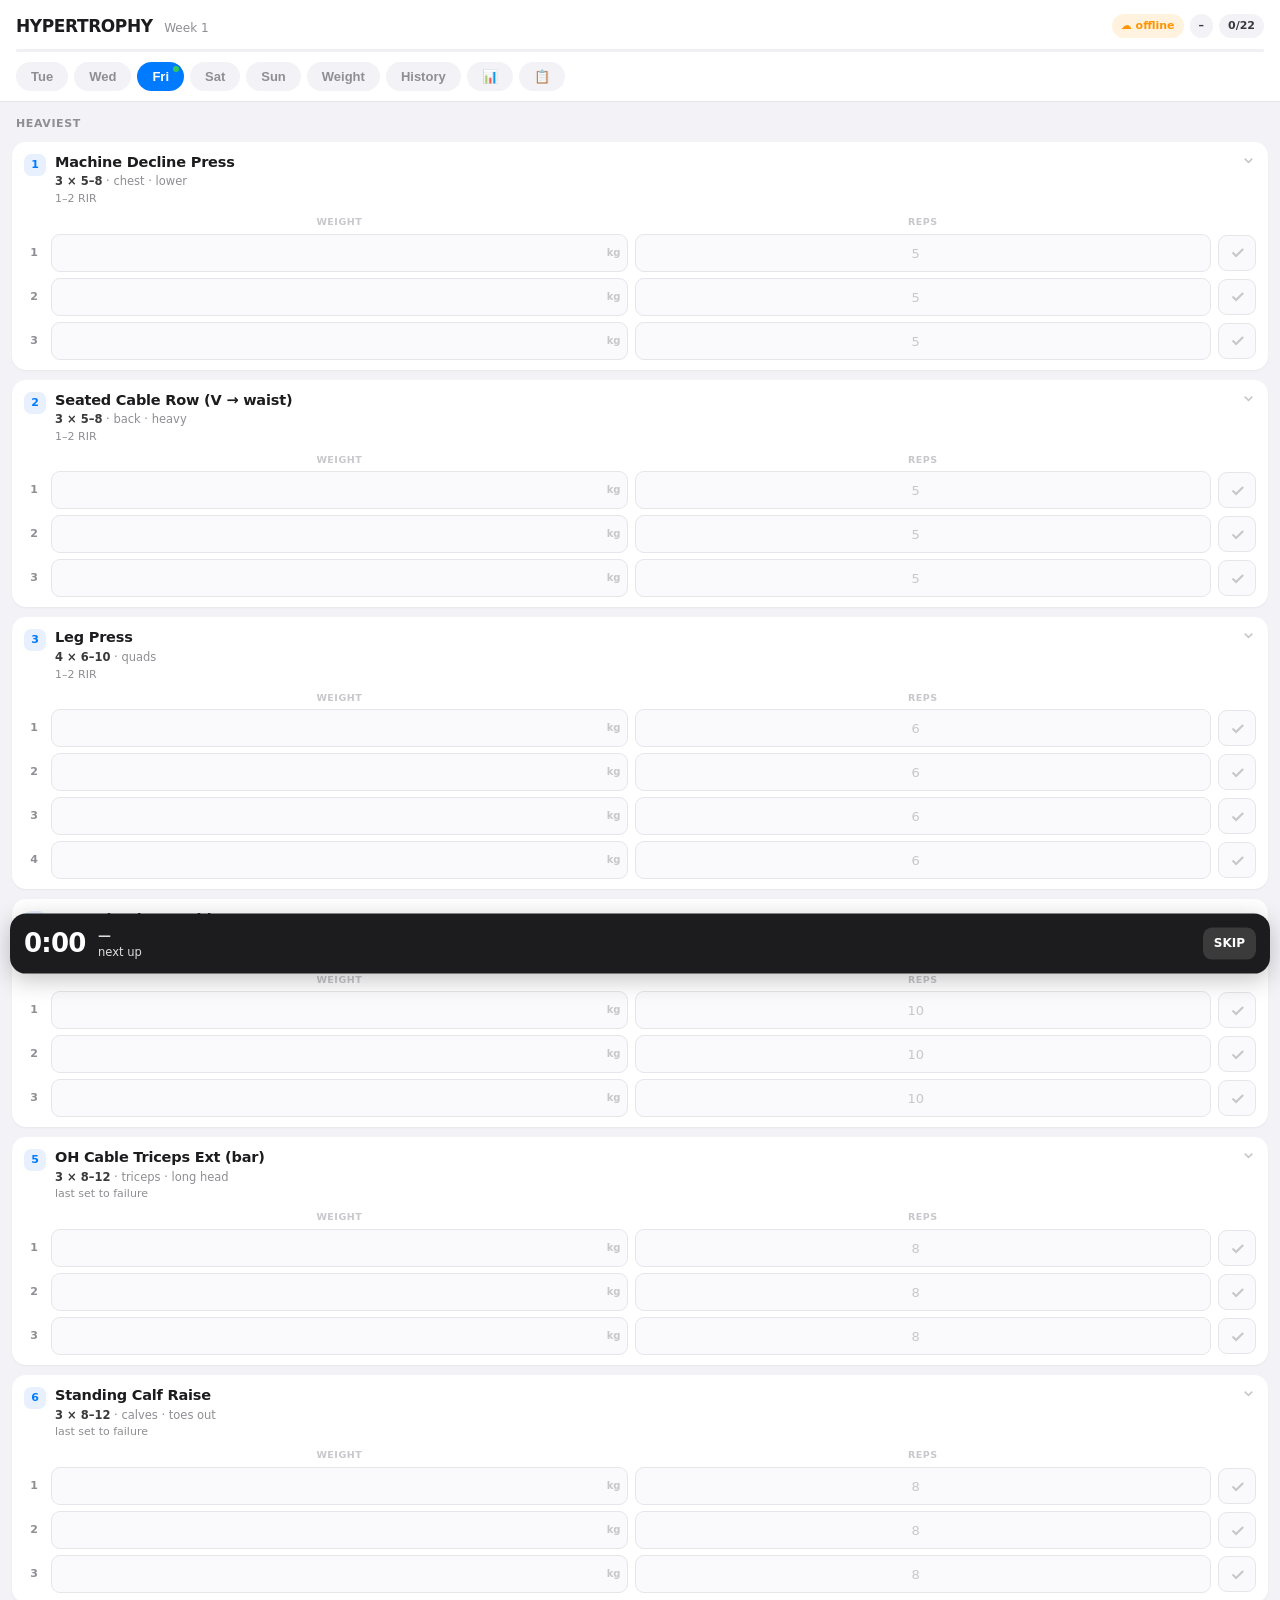
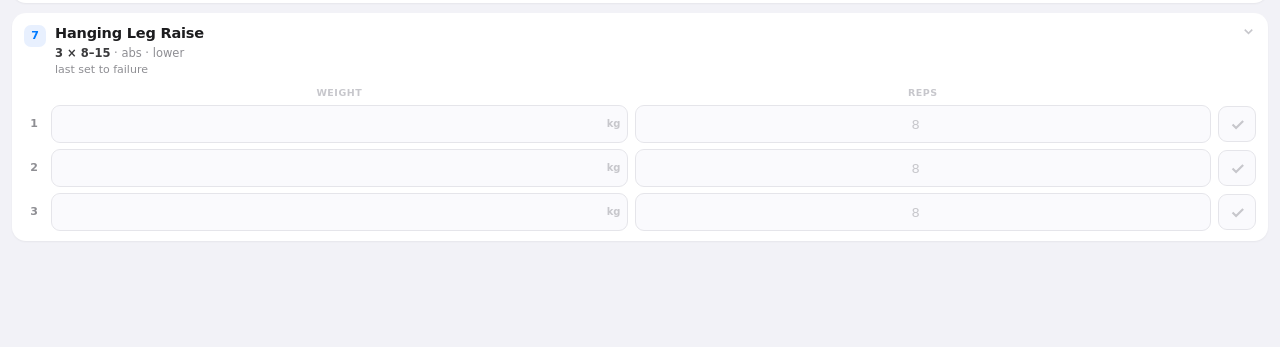
<file: index.html>
<!DOCTYPE html>
<html lang="en">
<head>
<meta charset="UTF-8">
<meta name="viewport" content="width=device-width, initial-scale=1.0, viewport-fit=cover">
<meta name="apple-mobile-web-app-capable" content="yes">
<meta name="apple-mobile-web-app-title" content="Gym">
<meta name="theme-color" content="#f2f2f7">
<title>Gym</title>
<meta name="apple-mobile-web-app-status-bar-style" content="default">
<meta name="mobile-web-app-capable" content="yes">
<link rel="manifest" href="gym.webmanifest">
<link rel="apple-touch-icon" href="icons/gym-180.png">
<link rel="icon" type="image/png" href="icons/gym-192.png">
<link rel="stylesheet" href="style.css">
</head>
<body>

<div class="hd">
  <div class="hd-top">
    <div class="hd-t">HYPERTROPHY <span id="wk">Week 1</span></div>
    <div class="hd-meta">
      <div class="pill" id="clock">–</div>
      <div class="pill" id="count">0/0</div>
    </div>
  </div>
  <div class="prog"><i id="progbar"></i></div>
  <div class="tabs" id="tabs"></div>
</div>

<div class="cnt" id="cnt"></div>

<div class="rest" id="rest">
  <div class="rest-n" id="restN">0:00</div>
  <div class="rest-i"><b id="restEx">—</b><span id="restNext">next up</span></div>
  <button class="rest-x" onclick="skipRest()">SKIP</button>
  <div class="rest-bar" id="restBar"></div>
</div>

<div class="sheet" id="sheet"><div class="sheet-in" id="sheetIn"></div></div>
<div class="toast" id="toast"></div>

<script>
/* Per-person settings. The app itself is engine.js, shared with her.html,
   so a fix to the app lands in both. */
const CFG={
 sync:'bWUGPAez27zh3BX8yJeQFNlD',        // cloud backup code — every browser and the home-screen app share one log
 key:'gymv2:',          // localStorage prefix — never change, it holds the log
 block:5,               // 5 building weeks, then the deload week (W6, W12 …)
 overMin:75,
 rir:1,                 // show the effort target on each card            // session clock turns orange past this
 band:[10,20],          // weekly sets per muscle, green zone on the stats tab
 bandNote:'the green zone is 10–20 hard sets a week.',
 bw:{per:7, lo:-.55, hi:-.3,   // cut: lose 0.3–0.5 kg a week (0.5–0.7% of bodyweight)
  cap:'Cutting: target −0.35 to −0.5 kg a week (0.5–0.7% of bodyweight) — the fastest pace that still keeps the muscle.',
  msg:(r,ok)=>ok ? 'Right pace — about as fast as you can lose without giving up muscle. Keep calories where they are.'
          : r< -.55 ? 'Faster than ~0.5 kg a week. Past this, more of the loss is muscle — add 100–150 kcal.'
          : (Date.now()<+new Date('2026-12-01')) ? 'Slower than target, but creatine (started 2 Nov) is still adding water until about late November — don\'t cut calories yet. Judge from 1 December.'
          : r<0 ? 'Slower than target. Take off 100–150 kcal or add ~2,000 steps a day, then give it two weeks.'
                : 'Not losing. Take off 150–200 kcal and re-check in two weeks.'},
 marks:[{d:'2026-11-02',t:'creatine'}],
};

const PROG=[
{sh:"Tue",dw:2,lb:"Heavy upper + quads",slots:[
 {rest:150,ex:[{id:"machine-incline-press",c:1,n:"Machine Incline Press",s:3,r:"6–10",tg:"chest · upper",
  nt:"One of your three press angles. Retract the shoulder blades, controlled 2–3 s negative, deep stretch at the bottom. 2 ramp-up sets of ~5 before the first work set.",
  su:["Incline DB Press (30°)","Pec Deck, high setting"]}]},
 {rest:150,ex:[{id:"t-bar-row",c:1,n:"T-Bar Row (machine)",s:3,r:"6–10",tg:"back · thickness",
  nt:"Chest on the pad so the lower back stays out of it. Elbows ~45°, squeeze 1 s, full stretch at the bottom.",
  su:["Chest-Supported Row (wide)","Machine Row"]}]},
 {rest:120,ex:[{id:"leg-extension",n:"Leg Extension",s:3,r:"8–12",tg:"quads · heaviest",
  nt:"Your progressive quad lift — chase weight here. Seat back, slow 2 s negative, last set to failure.",
  su:["Leg Press (moderate feet)","Single-Leg Extension"]}]},
 {rest:75,ex:[{id:"lateral-raise-machine",n:"Lateral Raise Machine",s:3,r:"10–15",tg:"side delts",
  nt:"Laterals stay at 10–15: below ~8 reps the shoulder joint takes the load, not the delt (RP). Last set to failure, then a few half-reps in the bottom half.",
  su:["BTB Cable Lateral Raise","DB Lateral Raise"]}]},
 {rest:75,ex:[{id:"biceps-machine",n:"Biceps Machine",s:3,r:"8–12",tg:"biceps",
  nt:"Pad under the upper arms, elbows pinned. Full stretch at the bottom, squeeze at the top.",
  su:["Incline DB Curl","Bayesian Cable Curl"]}]},
 {rest:90,ex:[{id:"standing-calf",n:"Standing Calf Raise",s:3,r:"8–12",tg:"calves · toes straight",
  nt:"Knees FULLY LOCKED, 2 s pause in the deep stretch on every rep. After the last rep, bottom-half partials to failure.",
  su:["Leg Press Calf Raise","Smith Calf Raise"]}]},
 {rest:60,ex:[{id:"crunch",n:"Weighted Crunch",s:3,r:"8–12",tg:"abs · upper",
  nt:"Plate on the chest — heavy enough that 12 is hard. Round the lower back, 2 s eccentric.",
  su:["Machine Crunch","Decline Crunch"]}]},
]},
{sh:"Wed",dw:3,lb:"Chest mid + lat width + hams",slots:[
 {rest:150,ex:[{id:"machine-chest-press",c:1,n:"Machine Chest Press — flat",s:3,r:"6–10",tg:"chest · mid",
  nt:"The flat angle. Shoulder blades back, deep stretch, 2 s down.",
  su:["Flat DB Press","Pec Deck"]}]},
 {rest:150,ex:[{id:"lat-pulldown-wide",c:1,n:"Lat Pulldown — wide, overhand",s:3,r:"6–10",tg:"lats · width",
  nt:"Wide overhand. Pull to the upper chest, full stretch at the top. The width movement of the week.",
  su:["Machine Pulldown (wide)","Assisted Pull-Up"]}]},
 {rest:120,ex:[{id:"seated-leg-curl",n:"Seated Leg Curl",s:3,r:"8–12",tg:"hamstrings",
  nt:"Seated, not lying — about 50% more growth. Lean forward slightly, 2 s eccentric.",
  su:["Single-Leg Seated Curl","Lying Leg Curl"]}]},
 {rest:75,ex:[{id:"reverse-pec-deck",n:"Reverse Pec Deck",s:3,r:"10–15",tg:"rear delts",
  nt:"Light, 1–2 s squeeze at the peak. Last set to failure.",
  su:["Cable Face Pull","Machine Reverse Fly"]}]},
 {rest:90,ex:[{id:"cable-pushdown",n:"Cable Pushdown (rope)",s:3,r:"8–12",tg:"triceps · lateral",
  nt:"Spread the rope at the bottom. Elbows pinned to the ribs.",
  su:["Machine Triceps Extension","Bar Pushdown"]}]},
 {rest:60,ex:[{id:"hip-abd-add",n:"Hip Abd ⇄ Hip Add",s:2,r:"10–15",tg:"glute med · adductors",
  nt:"Same machine, flip the pads between sets. Lean forward 30–45°.",
  su:["Cable Abduction","Banded Lateral Walk"]}]},
 {rest:75,ex:[{id:"db-lateral",n:"DB Lateral Raise",s:3,r:"10–15",tg:"side delts",
  nt:"Dumbbells, so it works when every machine is taken. Neutral grip, slightly above parallel, 2–3 s eccentric.",
  su:["Lateral Raise Machine","Cable Lateral Raise"]}]},
]},
{sh:"Fri",dw:5,lb:"Heaviest",slots:[
 {rest:180,ex:[{id:"machine-decline-press",c:1,n:"Machine Decline Press",s:3,r:"5–8",tg:"chest · lower",
  nt:"Heaviest press of the week, in the 5–8 zone. Two ramp-up sets first. Stop each set with ~1 clean rep left.",
  su:["Assisted Dips","Machine Chest Press — flat"]}]},
 {rest:180,ex:[{id:"seated-cable-row",c:1,n:"Seated Cable Row (V → waist)",s:3,r:"5–8",tg:"back · heavy",
  nt:"Heaviest row of the week. Pull to the waist, lean forward at the stretch, no torso swing.",
  su:["T-Bar Row","Machine Row"]}]},
 {rest:180,ex:[{id:"leg-press",c:1,n:"Leg Press",s:4,r:"6–10",tg:"quads",
  nt:"The one 4-set lift: it's your only big quad compound, and without the 4th set quads drop under 10 sets a week. Controlled negative, deep, no locking out.",
  su:["Leg Extension","Machine Squat"]}]},
 {rest:75,ex:[{id:"lateral-raise-machine",n:"Lateral Raise Machine",s:3,r:"10–15",tg:"side delts",
  nt:"Second side-delt day. Last set to failure plus half-reps.",
  su:["BTB Cable Lateral Raise","DB Lateral Raise"]}]},
 {rest:90,ex:[{id:"oh-cable-triceps",n:"OH Cable Triceps Ext (bar)",s:3,r:"8–12",tg:"triceps · long head",
  nt:"Elbows FORWARD on the eccentric, 1 s pause at the stretch. Overhead is the only way to load the long head stretched.",
  su:["Seated DB Overhead Ext","Cross-Body Cable Extension"]}]},
 {rest:90,ex:[{id:"standing-calf",n:"Standing Calf Raise",s:3,r:"8–12",tg:"calves · toes out",
  nt:"Knees locked, 2 s pause in the stretch. Toes out today.",
  su:["Leg Press Calf Raise","Smith Calf Raise"]}]},
 {rest:60,ex:[{id:"hanging-leg-raise",n:"Hanging Leg Raise",s:3,r:"8–15",tg:"abs · lower",
  nt:"Posterior pelvic tilt at the top, no swinging. Too easy at 15? Hold a dumbbell between the feet.",
  su:["Captain's Chair Raise","Reverse Crunch"]}]},
]},
{sh:"Sat",dw:6,lb:"Volume upper + hams",slots:[
 {rest:90,ex:[{id:"pec-deck",n:"Pec Deck",s:3,r:"8–12",tg:"chest · mid",
  nt:"Mid height. Deep stretch with the elbows back, 1 s squeeze. Last set to failure.",
  su:["Machine Chest Press — flat","Mid Cable Fly"]}]},
 {rest:150,ex:[{id:"neutral-machine-pd",c:1,n:"Neutral Machine PD (close)",s:3,r:"6–10",tg:"lats · lower",
  nt:"Close neutral grip. Elbows down toward the hips, full stretch at the top.",
  su:["Close-Grip Cable Pulldown","Machine Pullover"]}]},
 {rest:120,ex:[{id:"seated-leg-curl",n:"Seated Leg Curl",s:3,r:"8–12",tg:"hamstrings",
  nt:"Second hamstring session. Lean forward, 2 s eccentric.",
  su:["Single-Leg Seated Curl","Lying Leg Curl"]}]},
 {rest:90,ex:[{id:"incline-db-curl",n:"Incline DB Curl",s:3,r:"8–12",tg:"biceps · long head",
  nt:"Bench at 45–60°, arms hanging behind the torso — loads the long head stretched.",
  su:["Bayesian Cable Curl","Biceps Machine"]}]},
 {rest:90,ex:[{id:"cable-pushdown",n:"Cable Pushdown (rope)",s:2,r:"8–12",tg:"triceps · lateral",
  nt:"Second pushdown session. Spread the rope at the bottom.",
  su:["Machine Triceps Extension","Bar Pushdown"]}]},
 {rest:75,ex:[{id:"face-pull",n:"Cable Face Pull (rope)",s:3,r:"10–15",tg:"rear delts",
  nt:"Rope at eye height, pull to the forehead, elbows high.",
  su:["Reverse Pec Deck","Band Pull-Apart"]}]},
 {rest:75,ex:[{id:"lateral-raise-machine",n:"Lateral Raise Machine",s:3,r:"10–15",tg:"side delts",
  nt:"Third side-delt day — the muscle that changes how wide you look.",
  su:["BTB Cable Lateral Raise","DB Lateral Raise"]}]},
 {rest:90,ex:[{id:"back-extension",n:"45° Back Extension",s:2,r:"10–15",tg:"erectors · glutes",
  nt:"Pad high. Round at the bottom, neutral at the top — never hyperextend. Hold a plate once 15 is easy.",
  su:["Reverse Hyperextension","Seated Back Extension"]}]},
]},
{sh:"Sun",dw:0,lb:"Lighter",slots:[
 {rest:120,ex:[{id:"machine-incline-press",c:1,n:"Machine Incline Press",s:3,r:"8–12",tg:"chest · upper",
  nt:"The lighter pressing day — same exercise as Tuesday with more reps, so it keeps its own history (Sun sessions).",
  su:["Incline DB Press (30°)","Pec Deck, high setting"]}]},
 {rest:120,ex:[{id:"chest-supported-row",c:1,n:"Chest-Supported Row (wide)",s:3,r:"8–12",tg:"back · upper",
  nt:"Wide elbows for upper back. Chest stays on the pad throughout.",
  su:["T-Bar Row","Machine Row (wide)"]}]},
 {rest:120,ex:[{id:"leg-extension",n:"Leg Extension",s:3,r:"8–12",tg:"quads",
  nt:"Third quad exposure. Last set to failure.",
  su:["Leg Press (moderate feet)","Single-Leg Extension"]}]},
 {rest:75,ex:[{id:"db-lateral",n:"DB Lateral Raise",s:3,r:"10–15",tg:"side delts",
  nt:"Fourth side-delt day, with dumbbells — nothing to queue for.",
  su:["Lateral Raise Machine","Cable Lateral Raise"]}]},
 {rest:120,ex:[{id:"seated-leg-curl",n:"Seated Leg Curl",s:3,r:"8–12",tg:"hamstrings",
  nt:"Third hamstring exposure.",
  su:["Single-Leg Seated Curl","Lying Leg Curl"]}]},
 {rest:90,ex:[{id:"standing-calf",n:"Standing Calf Raise",s:3,r:"8–12",tg:"calves · toes in",
  nt:"Third calf session, toes in today. 2 s pause in the stretch.",
  su:["Leg Press Calf Raise","Smith Calf Raise"]}]},
 {rest:60,ex:[{id:"hip-abd-add",n:"Hip Abd ⇄ Hip Add",s:2,r:"10–15",tg:"glute med · adductors",
  nt:"Same machine, flip the pads. Lean forward 30–45°.",
  su:["Cable Abduction","Banded Lateral Walk"]}]},
]},
];

const REFS=[
{t:"🎯 Why 3 sets and lower reps",i:[
 "<strong>2–3 hard sets per exercise.</strong> Pelland &amp; Robinson (authors of the 2024 volume meta-analysis) rarely prescribe more than 4 and usually 2–3 — a muscle's first sets of the week do several times the work of its last ones. Nippard ran 1–2 sets to failure for 100 days and kept his muscle and strength.",
 "<strong>Lower reps cost nothing, down to ~5.</strong> Menno, Dr Mike and Milo Wolf agree: anywhere from ~5 to 30 reps grows the same per set if it ends close to failure; below ~4–5 the stimulus drops. So compounds now sit at 6–10 (5–8 on Friday) and isolations at 8–12.",
 "<strong>Except lateral raises and rear delts: 10–15.</strong> Dr Mike: sets of 5–10 on laterals load the shoulder joint more than the delt.",
 "<strong>Weekly sets per muscle sit in the 10–16 band</strong> (side delts 15, spread over five days — 3 a day), and no muscle gets more than ~8 hard sets in one session — past that it's junk volume.",
 "<strong>Myo-reps are gone.</strong> They were a time saver; with three straight sets the sessions are shorter anyway, and Milo counts ~6 myo-sets as only ~4 normal ones.",
 "Sources: Jeff Nippard (I Cut The Number Of Sets I Do In Half; podcast with Pelland &amp; Robinson), Dr Mike Israetel / RP (Low Reps Aren't Worth It; Side Delt Program), Menno Henselmans (The optimal rep range; Max volume per workout), Milo Wolf (HIGH vs LOW Reps; rest-time and sets videos), Eric Helms on RIR."]},
{t:"🔥 How hard each set is",i:[
 "<strong>Compounds</strong> (presses, rows, pulldowns, leg press): sets 1–2 stop with 1–2 reps left, the last set ~1 rep short of failure. The card says <b>1–2 RIR</b>.",
 "<strong>Everything else</strong>: sets 1–2 at about 1 rep left, <b>last set to real failure</b>. On laterals and calves add a few half-reps in the stretched position after failure.",
 "If a 6–10 lift goes past 10 on set 1, the weight is too light — add it straight away."]},
{t:"📈 Progression",i:[
 "<strong>Double progression.</strong> When every set hits the TOP of the range, add the smallest increment next session. The ▲ on a card means you earned it.",
 "The number on each card is <b>last week's same day</b> (W7 Fri, etc.). Tuesday's and Sunday's incline press have different rep ranges, so each keeps its own history.",
 "<strong>Deload every 6th week</strong> (W6, W12 …): same weights, half the sets. Take one earlier if half your lifts stall for two weeks."]},
{t:"⏱ Rest",i:[
 "Big compounds 2.5–3 min, other compounds 2 min, isolations 60–90 s. Milo's rest meta-analysis: under 60 s costs growth; longer mainly helps the heavy lifts.",
 "The timer starts itself when you tick a set."]},
{t:"🔥 Warm-up",i:[
 "<strong>5 minutes on the bike or an incline walk.</strong>",
 "<strong>2–3 ramp-up sets of ~5 reps on the FIRST exercise</strong> of each day only — not logged, stop well short of hard.",
 "No static stretching before lifting."]},
{t:"🚴 Cardio",i:[
 "Concurrent training doesn't cost muscle; the bike, incline walk or elliptical interfere less than running.",
 "2 × 20–30 min easy, on Monday or Thursday, or after lifting — never before."]},
{t:"🍗 Cut — 70.7 kg, 170 cm",i:[
 "<strong>Target: lose 0.35–0.5 kg a week</strong> (0.5–0.7% of bodyweight). Garthe 2011: athletes losing 0.7%/week kept more muscle and strength than those losing 1.4%. Milo Wolf: past a ~500 kcal/day deficit lean-mass loss starts climbing. The Weight tab turns orange outside this band.",
 "<strong>Calories: stay at 1950.</strong> It's already close to the safe edge. Change it only from the 7-day-average trend, never from one morning: under 0.3 kg/week for 2 weeks → −100–150 kcal (or +2,000 steps a day); over 0.6 kg/week → +100–150 kcal.",
 "<strong>Protein: 160 g</strong> (~2.3 g/kg). 140 g works but sits at the bottom of the cutting range — Nippard says 1.8–2.7 g/kg on a cut, Milo Wolf ~2.35 g/kg for men.",
 "<strong>Creatine since 2 Nov</strong> adds about 0.5–1.5 kg of water over 2–3 weeks, so November's scale hides fat loss. Judge the trend from 1 December. Keep taking it — 3–5 g every day.",
 "<strong>The muscle check is strength, not the scale.</strong> If most lifts hold their weight × reps while you get lighter, you're keeping muscle. The 📊 tab's progression check flags lifts that stall on the same day three sessions running; half the list stalling at once = eat 100–150 kcal more.",
 "<strong>Also track:</strong> waist at the navel once a week, photos every 2 weeks, 7–10k steps a day.",
 "<strong>Length:</strong> cut 8–12 weeks (you started ~8 Oct → finish mid-December to early January), then 4–8 weeks at maintenance before any further cut."]},
{t:"🔄 Rotation between blocks",i:[
 "<strong>Chest upper:</strong> Low Incline DB ↔ Smith Incline ↔ Machine Incline",
 "<strong>Chest mid:</strong> Machine Press ↔ Pec Deck ↔ Mid Cable Fly",
 "<strong>Side delts:</strong> BTB Cable ↔ DB ↔ Machine",
 "<strong>Biceps:</strong> Bayesian ↔ Incline DB ↔ Neutral Preacher",
 "History follows the exercise and the day, not its position."]},
];

/* ═══════════ volume model ═══════════
   Compound lifts give half credit to secondary movers — the same
   accounting used to set the targets, so plan and actual are comparable.
   Band = 10–20 weekly sets per muscle. */
const MUS={
 "machine-incline-press":{Chest:1,Triceps:.5},"machine-chest-press":{Chest:1,Triceps:.5},
 "machine-decline-press":{Chest:1,Triceps:.5},"pec-deck":{Chest:1},
 "t-bar-row":{Back:1,"Rear delt":.5,Biceps:.5},"chest-supported-row":{Back:1,"Rear delt":.5,Biceps:.5},
 "seated-cable-row":{Back:1,"Rear delt":.5,Biceps:.5},
 "lat-pulldown-wide":{Back:1,Biceps:.5},"neutral-machine-pd":{Back:1,Biceps:.5},
 "lateral-raise-machine":{"Side delt":1},"db-lateral":{"Side delt":1},
 "reverse-pec-deck":{"Rear delt":1},"face-pull":{"Rear delt":1},
 "cable-pushdown":{Triceps:1},"oh-cable-triceps":{Triceps:1},
 "biceps-machine":{Biceps:1},"incline-db-curl":{Biceps:1},
 "leg-extension":{Quads:1},"leg-press":{Quads:1},"seated-leg-curl":{Hamstrings:1},
 "standing-calf":{Calves:1},"hip-abd-add":{"Glute med":1},
 "crunch":{Abs:1},"hanging-leg-raise":{Abs:1},
 "back-extension":{Erectors:1,Hamstrings:.5},
 "neck-curl":{Neck:1},"neck-ext":{Neck:1}};
</script>
<script src="engine.js"></script>
</body>
</html>
</file>
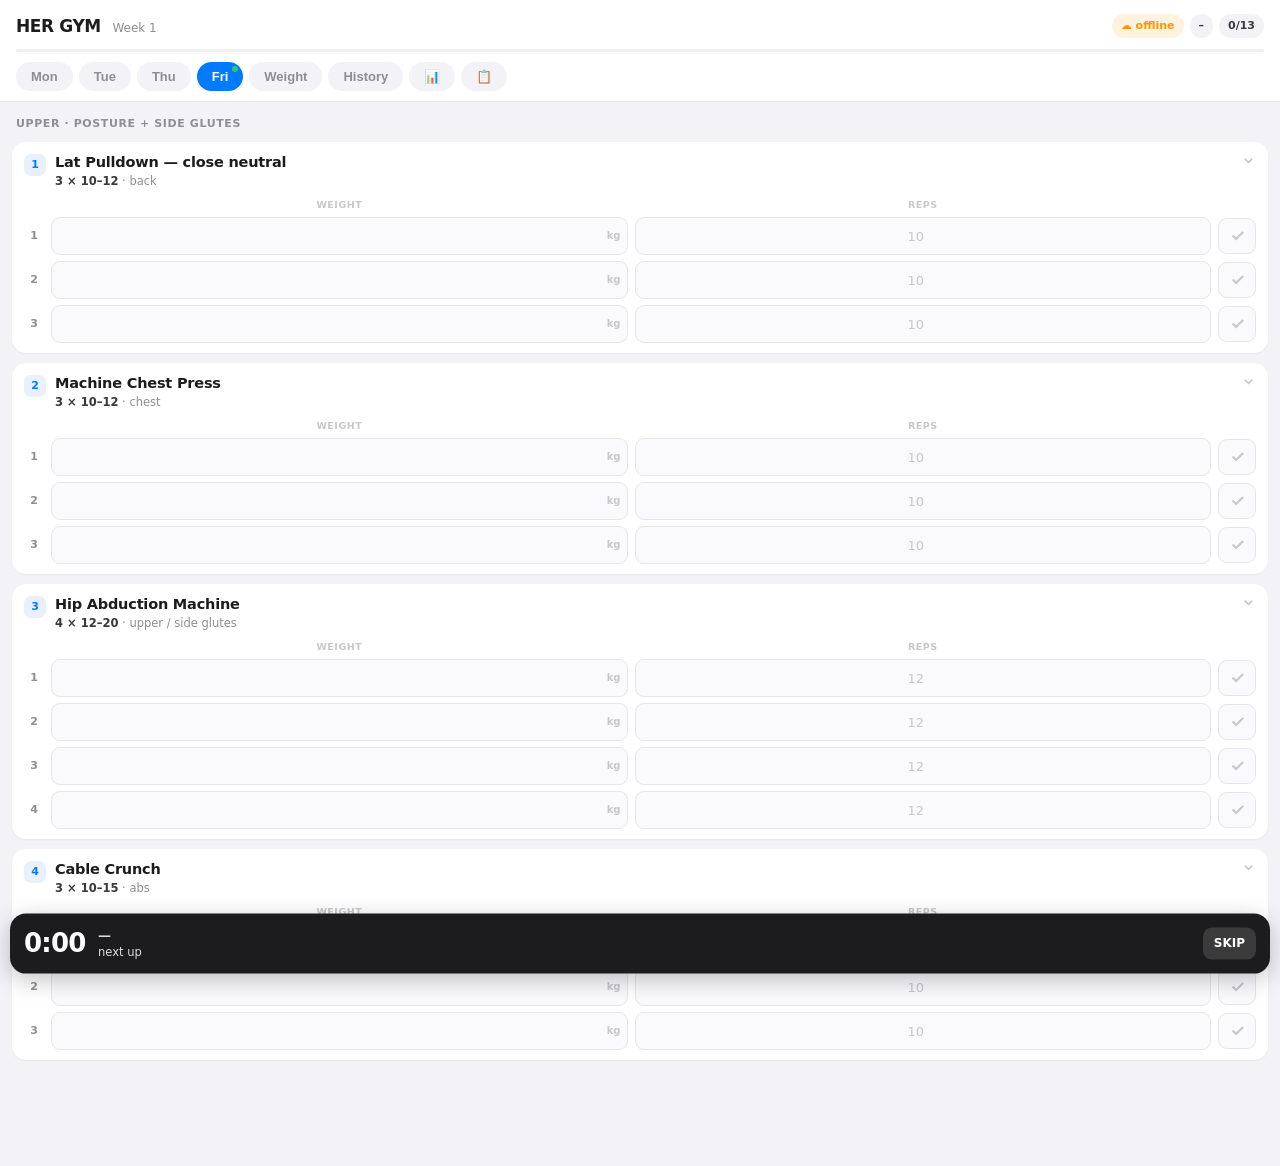
<file: her.html>
<!DOCTYPE html>
<html lang="en">
<head>
<meta charset="UTF-8">
<meta name="viewport" content="width=device-width, initial-scale=1.0, viewport-fit=cover">
<meta name="apple-mobile-web-app-capable" content="yes">
<meta name="apple-mobile-web-app-title" content="Her Gym">
<meta name="theme-color" content="#f2f2f7">
<title>Her Gym</title>
<meta name="apple-mobile-web-app-status-bar-style" content="default">
<meta name="mobile-web-app-capable" content="yes">
<link rel="manifest" href="her.webmanifest">
<link rel="apple-touch-icon" href="icons/her-180.png">
<link rel="icon" type="image/png" href="icons/her-192.png">
<link rel="stylesheet" href="style.css">
</head>
<body>

<div class="hd">
  <div class="hd-top">
    <div class="hd-t">HER GYM <span id="wk">Week 1</span></div>
    <div class="hd-meta">
      <div class="pill" id="clock">–</div>
      <div class="pill" id="count">0/0</div>
    </div>
  </div>
  <div class="prog"><i id="progbar"></i></div>
  <div class="tabs" id="tabs"></div>
</div>

<div class="cnt" id="cnt"></div>

<div class="rest" id="rest">
  <div class="rest-n" id="restN">0:00</div>
  <div class="rest-i"><b id="restEx">—</b><span id="restNext">next up</span></div>
  <button class="rest-x" onclick="skipRest()">SKIP</button>
  <div class="rest-bar" id="restBar"></div>
</div>

<div class="sheet" id="sheet"><div class="sheet-in" id="sheetIn"></div></div>
<div class="toast" id="toast"></div>

<script>
/* Per-person settings. The app itself is engine.js, shared with index.html,
   so a fix to the app lands in both. */
const CFG={
 sync:'WDDMq2xPRDDZn9OUIdFCow94',        // cloud backup code — every browser and the home-screen app share one log
 key:'herv2:',          // localStorage prefix — never change, it holds the log
 block:6,               // beginners: six building weeks, then the deload week
 overMin:60,
 band:[6,22],           // weekly sets per muscle, green zone on the stats tab
 bandNote:'the green zone is 6–22 sets. Glutes sit at the top of it on purpose; the upper body sits low on purpose.',
 bw:{lo:-.4,hi:.3,cap:'Target: roughly steady. Glutes grow from the training and protein, not from a surplus — a surplus goes to the stomach first.',
  msg:(r,ok)=>ok ? 'Steady — right where it should be. Watch the waist and hip measurements, not the scale.'
          : r>.3 ? 'Gaining faster than the glutes can use it — take about 150 kcal off.'
                 : 'Losing more than planned. Add about 150 kcal — protein first — so the glutes have something to grow with.'},
 /* her first app saved one weight per exercise under positional keys
    (hg_<day>_<index>). Copy those weights onto the new stable ids once,
    so the first session shows what she lifted last time. Old keys are kept. */
 migrate(){
  if(localStorage.getItem(K+'migrated'))return;
  const MAP={0:{0:'leg-press',1:'hip-thrust',2:'reverse-lunge',3:'leg-extension',4:'hip-abduction',5:'standing-calf',7:'db-lateral'},
   1:{0:'lat-pulldown-wide',1:'seated-cable-row',2:'machine-shoulder-press',3:'lateral-raise-machine',4:'reverse-pec-deck',5:'machine-chest-press',6:'cable-pushdown',7:'incline-db-curl',9:'hip-abduction',10:'cable-kickback'},
   2:{0:'smith-rdl',1:'hip-thrust-heavy',2:'leg-press-glute',3:'seated-leg-curl',4:'leg-extension',5:'standing-calf'},
   3:{0:'neutral-pulldown',1:'chest-supported-row',2:'machine-incline-press',3:'db-lateral',4:'reverse-pec-deck',5:'cable-pushdown',6:'incline-db-curl',8:'seated-leg-curl',9:'hip-abduction'}};
  for(const di in MAP)for(const ei in MAP[di]){
   const old=J(`hg_${di}_${ei}`,[]); if(!old.length)continue;
   const id=MAP[di][ei], a=getEx(id);
   old.forEach(o=>{if(o&&o.w&&!a.some(e=>e.d===o.d))a.push({d:o.d,sets:[{w:+o.w,r:0}],ts:[]})});
   a.sort((x,y)=>x.d<y.d?-1:1); W(K+id,a);
  }
  W(K+'migrated',dk());
 },
};

const PROG=[
{sh:"Mon",dw:1,lb:"Glutes A · stretch + thrust",slots:[
 {rest:120,ex:[{id:"hip-thrust",n:"Smith Hip Thrust",s:4,r:"8–12",tg:"glutes",
  nt:"Pad the bar. Bench at bra-line, chin tucked, drive through the heels. Squeeze 1 s at the top — full hip lockout without arching the lower back.",
  su:["Hip Thrust Machine","DB Hip Thrust"]}]},
 {rest:90,ex:[{id:"reverse-lunge",n:"Smith Reverse Lunge",s:3,r:"8–12",tg:"glutes · per leg",
  nt:"Reps are per leg. Long step back, lean the chest forward a little and sink deep — that puts the work in the glute, not the thigh.",
  su:["DB Reverse Lunge","DB Bulgarian Split Squat (lean forward)"]}]},
 {rest:120,ex:[{id:"leg-press-glute",n:"Leg Press (feet high + wide)",s:3,r:"10–12",tg:"glutes · adductors",
  nt:"Feet high and wider than the shoulders, toes out. Go deep — the bottom is where the glutes stretch and grow.",
  su:["Hack Squat (wide stance)","DB Goblet Squat"]}]},
 {rest:90,ex:[{id:"seated-leg-curl",n:"Seated Leg Curl",s:3,r:"10–15",tg:"hamstrings",
  nt:"Seated, not lying — it grows the hamstrings about 50% more. Hamstrings fill in the area under the glutes. Lean forward slightly.",
  su:["Single-Leg Seated Curl","Lying Leg Curl"]}]},
 {rest:90,ex:[{id:"glute-back-ext",n:"45° Back Extension (glute bias)",s:3,r:"12–15",tg:"glutes",
  nt:"Feet turned out, upper back rounded, push the hips into the pad and squeeze the glutes to come up. Stop at a straight line — never arch past it. Hold a plate once 15 is easy.",
  su:["Reverse Hyperextension","Cable Pull-Through"]}]},
]},
{sh:"Tue",dw:2,lb:"Upper · posture + side glutes",slots:[
 {rest:120,ex:[{id:"seated-cable-row",n:"Seated Cable Row (V-handle)",s:3,r:"10–12",tg:"back · posture",
  nt:"Pull to the belly button, shoulder blades together 1 s. Builds the upper back that holds the shoulders back — not width.",
  su:["Machine Row","Chest-Supported Row"]}]},
 {rest:60,ex:[{id:"hip-abduction",n:"Hip Abduction Machine",s:4,r:"12–20",tg:"upper / side glutes",
  nt:"Lean forward ~30°. This is the side of the hip — the part that makes the hips wider than the waist. Controlled, no bouncing.",
  su:["Cable Abduction","Banded Lateral Walk"]}]},
 {rest:60,ex:[{id:"reverse-pec-deck",n:"Reverse Pec Deck",s:3,r:"12–15",tg:"rear delts · posture",
  nt:"Light, 1 s squeeze. Pulls the shoulders back so the chest opens and the waist reads longer.",
  su:["Cable Face Pull (rope)","Band Pull-Apart"]}]},
 {rest:60,ex:[{id:"dead-bug",n:"Dead Bug",s:3,r:"8–12",tg:"deep core · per side",bw:1,
  nt:"Bodyweight — leave the weight box empty. Lower back pressed into the floor the whole time, breathe out as the arm and leg go down. This trains the deep core that keeps the belly pulled in.",
  su:["Plank (count seconds as reps)","Pallof Press"]}]},
]},
{sh:"Thu",dw:4,lb:"Glutes B · heavy",slots:[
 {rest:120,ex:[{id:"smith-rdl",n:"Smith RDL",s:4,r:"8–12",tg:"glutes · hamstrings",
  nt:"Soft knees, push the hips BACK like closing a car door with your bum. Bar close to the legs, back flat — stop where your back would start to round.",
  su:["DB RDL","Cable Pull-Through"]}]},
 {rest:120,ex:[{id:"hip-thrust-heavy",n:"Smith Hip Thrust — heavy",s:4,r:"6–10",tg:"glutes · heavy day",
  nt:"Same setup as Monday, more weight, fewer reps. This is the lift to chase load on.",
  su:["Hip Thrust Machine","DB Hip Thrust"]}]},
 {rest:120,ex:[{id:"leg-press-glute",n:"Leg Press (feet high + wide)",s:3,r:"10–12",tg:"glutes · adductors",
  nt:"Same as Monday. Deep.",
  su:["Hack Squat (wide stance)","DB Goblet Squat"]}]},
 {rest:90,ex:[{id:"seated-leg-curl",n:"Seated Leg Curl",s:3,r:"10–15",tg:"hamstrings",
  nt:"Second hamstring session. Lean forward, 2 s on the way back.",
  su:["Single-Leg Seated Curl","Lying Leg Curl"]}]},
 {rest:60,ex:[{id:"cable-kickback",n:"Cable Kickback",s:3,r:"12–15",tg:"glutes · per leg",
  nt:"Reps are per leg. Ankle strap, slight forward lean, move from the hip — not the lower back. 1 s squeeze.",
  su:["Glute Kickback Machine","DB Hip Thrust"]}]},
]},
{sh:"Fri",dw:5,lb:"Upper · posture + side glutes",slots:[
 {rest:120,ex:[{id:"neutral-pulldown",n:"Lat Pulldown — close neutral",s:3,r:"10–12",tg:"back",
  nt:"Palms facing each other, elbows down toward the hips. Close grip — the wide grip is the one that builds a V.",
  su:["Machine Pulldown","Close-Grip Cable Pulldown"]}]},
 {rest:90,ex:[{id:"machine-chest-press",n:"Machine Chest Press",s:3,r:"10–12",tg:"chest",
  nt:"Shoulder blades back. The only press in the week — enough to keep the chest and the front of the shoulder balanced, not to build them.",
  su:["Flat DB Press","Pec Deck"]}]},
 {rest:60,ex:[{id:"hip-abduction",n:"Hip Abduction Machine",s:4,r:"12–20",tg:"upper / side glutes",
  nt:"Second side-glute session. Lean forward ~30°.",
  su:["Cable Abduction","Banded Lateral Walk"]}]},
 {rest:60,ex:[{id:"cable-crunch",n:"Cable Crunch",s:3,r:"10–15",tg:"abs",
  nt:"Kneel, rope by the ears, curl the ribs to the hips. Builds the abs without widening the waist — side bends are the only ab work left out.",
  su:["Machine Crunch","Weighted Crunch"]}]},
]},
];

const REFS=[
{t:"🍑 The goal: big glutes, flat stomach, hourglass",i:[
 "<strong>An hourglass is hips as wide as the shoulders with a small waist between.</strong> Training can't shrink the waist or narrow the shoulder bones — but it can build the hips out. So nearly everything here goes into the glutes.",
 "<strong>Glutes: about 22 sets a week</strong> over Monday and Thursday — hip thrusts, lunges, RDLs, the wide leg press, back extensions and kickbacks — plus 8 sets for the side of the hips on Tuesday and Friday.",
 "<strong>Shoulders: nothing that widens them.</strong> No lateral raises, no shoulder press, no wide-grip pulldown. The upper days keep posture and balance — shoulders back, chest open — which already makes the waist look smaller.",
 "<strong>Thighs:</strong> the lunges and leg press still work them, but there is no leg extension. The leg work is chosen to load the glutes."]},
{t:"⏳ Flat stomach",i:[
 "<strong>A flat stomach is mostly body fat and bloating, not ab training.</strong> Crunching doesn't burn the fat over the belly — fat comes off where it comes off, which is why nutrition below matters most.",
 "<strong>What training adds:</strong> dead bugs train the deep core that keeps the belly held in, and crunches build the abs underneath. Nothing here thickens the waist — weighted side bends are left out on purpose.",
 "<strong>Walk.</strong> 20–30 min of incline walking after the Tuesday and Friday sessions, or 8–10k steps a day. It helps keep body fat down without getting in the way of the glutes.",
 "Stomach vacuums have no evidence for a smaller waist — skip them."]},
{t:"🍗 Nutrition",i:[
 "<strong>Eat at maintenance — not in a surplus.</strong> As a beginner she can build glutes and lose a little fat at the same time. A surplus would grow the glutes slightly faster, but it puts fat on the stomach first.",
 "<strong>Protein 1.6–2 g per kg of bodyweight</strong> every day (60 kg → about 100–120 g), spread over 3–4 meals. This is what lets the glutes grow without extra calories.",
 "<strong>Bodyweight should hold roughly steady.</strong> The stats tab averages it. If the waist tape measure goes down and the hip measure goes up while the scale stays put, it's working.",
 "<strong>Creatine monohydrate, 3–5 g a day.</strong> Safe, well supported in women. It can add 1 kg of water to the muscles in the first weeks — that's in the muscle, not the stomach.",
 "Measure the waist (at the belly button) and the hips (widest point) every two weeks. They're the numbers that show the hourglass, better than the scale."]},
{t:"📈 Progression",i:[
 "<strong>Double progression.</strong> Use a weight where the last rep is slow but clean. When every set reaches the TOP of the rep range, add the smallest step next time. The ▲ on a card means she's earned it.",
 "<strong>Hip thrust is the lift to push.</strong> Big glutes come from a hip thrust that keeps going up for months.",
 "<strong>Weeks 1–2: learn the movements</strong> and start lighter than you think. Doing a set fewer while still sore is fine.",
 "<strong>Six weeks, then a deload week</strong>: same weights, half the sets. The header counts the weeks."]},
{t:"🏟️ How the app works",i:[
 "<strong>One station at a time</strong>, straight sets. Five or fewer exercises a day, more sets each — fewer things to learn, less time setting up, the same growth.",
 "<strong>Station taken?</strong> Open the card and tap an alternative. The swap lasts for today only.",
 "<strong>Tick a set when it's done.</strong> Empty boxes use the grey numbers, which are last time's. The rest timer starts on its own, including between exercises."]},
{t:"🔥 Warm-up",i:[
 "<strong>5 minutes on the bike or an incline walk.</strong>",
 "<strong>2–3 light ramp-up sets on the first exercise</strong>, about 5 reps each, getting heavier. Don't log them.",
 "On glute days, 10 bodyweight glute bridges first helps her feel the glutes working."]},
{t:"💡 Period and training",i:[
 "<strong>No need to plan training around the cycle.</strong> Research finds no reliable difference in strength or muscle gain between phases.",
 "Bloating in the days before a period can make the stomach look bigger for a few days — it's water, not fat. Measure the waist at the same point in the cycle each time.",
 "On a rough day, same weights and a rep or two fewer — a lighter session beats a skipped one."]},
{t:"🔄 Rotation between blocks",i:[
 "<strong>Hip thrust:</strong> Smith ↔ Hip Thrust Machine ↔ DB",
 "<strong>Lunge:</strong> Smith Reverse Lunge ↔ Bulgarian Split Squat ↔ DB Reverse Lunge",
 "<strong>Hinge:</strong> Smith RDL ↔ DB RDL ↔ Cable Pull-Through",
 "<strong>Squat pattern:</strong> Wide Leg Press ↔ Wide Hack Squat ↔ Goblet Squat",
 "Change one or two per block, not everything — the same lift done for weeks is what gets strong."]},
];

/* Compound lifts give half credit to secondary movers. */
const MUS={
 "hip-thrust":{Glutes:1},"hip-thrust-heavy":{Glutes:1},"cable-kickback":{Glutes:1},
 "reverse-lunge":{Glutes:1,Quads:.5},"leg-press-glute":{Glutes:.5,Quads:.5},
 "glute-back-ext":{Glutes:1,Hamstrings:.5},"smith-rdl":{Hamstrings:1,Glutes:.5},
 "seated-leg-curl":{Hamstrings:1},"hip-abduction":{"Side glutes":1},
 "seated-cable-row":{Back:1,"Rear delt":.5},"neutral-pulldown":{Back:1},
 "reverse-pec-deck":{"Rear delt":1},"machine-chest-press":{Chest:1},
 "dead-bug":{Core:1},"cable-crunch":{Core:1}};
</script>
<script src="engine.js"></script>
</body>
</html>
</file>
<file: style.css>
*{margin:0;padding:0;box-sizing:border-box}
:root{
  --bg:#f2f2f7;--w:#fff;--w2:#fafafd;
  --t:#1c1c1e;--t2:#3a3a3c;--t3:#8e8e93;--t4:#c7c7cc;
  --b:#e5e5ea;--b2:#f0f0f4;
  --bl:#007aff;--bl2:#e8f0fe;
  --gn:#34c759;--gn2:#e7f9ec;
  --or:#ff9500;--or2:#fff3e0;
  --pu:#af52de;--pu2:#f5eefa;
  --rd:#ff3b30;--rd2:#ffedec;
  --r:14px;--sh:0 1px 2px rgba(0,0,0,.05);
  --restbg:#1c1c1e;--restfg:#fff;
  --safe-b:env(safe-area-inset-bottom,0px);
}
@media(prefers-color-scheme:dark){:root{
  --bg:#000;--w:#1c1c1e;--w2:#232325;
  --t:#fff;--t2:#e5e5ea;--t3:#8e8e93;--t4:#48484a;
  --b:#38383a;--b2:#2c2c2e;
  --bl:#0a84ff;--bl2:#0d2947;
  --gn:#30d158;--gn2:#0f2e18;
  --or:#ff9f0a;--or2:#332200;
  --pu:#bf5af2;--pu2:#2a1533;
  --rd:#ff453a;--rd2:#3a1512;
  --restbg:#f2f2f7;--restfg:#000;
}}
body{
  font-family:-apple-system,BlinkMacSystemFont,'SF Pro Text',system-ui,sans-serif;
  background:var(--bg);color:var(--t);line-height:1.45;-webkit-font-smoothing:antialiased;
  -webkit-text-size-adjust:100%;padding-bottom:calc(96px + var(--safe-b));
}

/* ── header ─────────────────────────────────────────── */
.hd{background:var(--w);padding:calc(14px + env(safe-area-inset-top,0px)) 16px 0;border-bottom:1px solid var(--b);position:sticky;top:0;z-index:60}
.hd-top{display:flex;align-items:center;justify-content:space-between;gap:10px;margin-bottom:10px}
.hd-t{font-size:17px;font-weight:800;letter-spacing:-.4px}
.hd-t span{font-weight:500;color:var(--t3);font-size:12px;letter-spacing:0;margin-left:6px}
.hd-meta{display:flex;gap:6px;align-items:center}
.pill{font-size:11px;font-weight:700;padding:4px 9px;border-radius:20px;background:var(--bg);color:var(--t2);font-variant-numeric:tabular-nums;white-space:nowrap}
.pill.live{background:var(--gn2);color:var(--gn)}
.pill.over{background:var(--or2);color:var(--or)}
.pill button{all:unset;cursor:pointer}

/* session progress bar */
.prog{height:3px;background:var(--b2);border-radius:2px;overflow:hidden;margin-bottom:10px}
.prog i{display:block;height:100%;background:var(--gn);width:0;transition:width .35s ease}

.tabs{display:flex;gap:6px;overflow-x:auto;padding-bottom:10px;-webkit-overflow-scrolling:touch;scrollbar-width:none}
.tabs::-webkit-scrollbar{display:none}
.tab{flex-shrink:0;padding:7px 15px;border-radius:20px;font-size:13px;font-weight:600;color:var(--t3);background:var(--bg);border:none;cursor:pointer;-webkit-tap-highlight-color:transparent;position:relative}
.tab.active{background:var(--bl);color:#fff}
.tab.today::after{content:'';position:absolute;top:4px;right:5px;width:6px;height:6px;background:var(--gn);border-radius:50%;box-shadow:0 0 0 1.5px var(--w)}
.tab.active.today::after{box-shadow:0 0 0 1.5px var(--bl)}

.cnt{padding:12px 12px 0}
.dv{display:none}.dv.active{display:block}
.dlb{font-size:11px;color:var(--t3);font-weight:700;text-transform:uppercase;letter-spacing:.6px;margin:2px 0 10px 4px}

/* ── slot (superset bracket or single) ──────────────── */
.slot{margin-bottom:10px;border-radius:var(--r);overflow:hidden;box-shadow:var(--sh);background:var(--w)}
.slot.ss,.slot.myo{border:1.5px solid var(--pu2)}
.srow.mini .fld input{background:var(--pu2)}
.srow.mini .sn{color:var(--pu);font-size:14px}
.swap{margin-top:9px;display:flex;flex-wrap:wrap;gap:5px;align-items:center}
.swap-l{font-size:10px;font-weight:800;color:var(--t3);text-transform:uppercase;letter-spacing:.5px;width:100%;margin-bottom:1px}
.sw{font-size:11.5px;font-weight:600;font-family:inherit;padding:6px 10px;border-radius:8px;border:1px solid var(--b);
 background:var(--w);color:var(--t2);cursor:pointer;-webkit-tap-highlight-color:transparent}
.sw.on{background:var(--bl);border-color:var(--bl);color:#fff}
.ss-hd{display:flex;align-items:center;gap:7px;padding:7px 12px;background:var(--pu2);font-size:10.5px;font-weight:800;color:var(--pu);text-transform:uppercase;letter-spacing:.7px}
.ss-hd .rt{margin-left:auto;font-weight:600;letter-spacing:0;text-transform:none;font-size:11px;opacity:.85}

.ex{border-bottom:1px solid var(--b2)}
.ex:last-child{border-bottom:none}
.ex-hd{display:flex;align-items:flex-start;gap:9px;padding:11px 12px 8px;cursor:pointer;-webkit-tap-highlight-color:transparent}
.ex-badge{min-width:22px;height:22px;border-radius:7px;background:var(--bl2);color:var(--bl);font-size:11px;font-weight:800;display:flex;align-items:center;justify-content:center;flex-shrink:0;margin-top:1px}
.slot.ss .ex-badge{background:var(--pu2);color:var(--pu)}
.ex-badge.done{background:var(--gn2);color:var(--gn)}
.ex-main{flex:1;min-width:0}
.ex-n{font-size:14.5px;font-weight:700;letter-spacing:-.2px;line-height:1.28}
.ex-sub{font-size:11.5px;color:var(--t3);margin-top:2px;font-variant-numeric:tabular-nums}
.ex-sub b{color:var(--t2);font-weight:700}
.ex-sub .tgt{color:var(--t3)}
.ex-prev{font-size:11.5px;font-weight:700;color:var(--t3);text-align:right;white-space:nowrap;margin-top:2px;font-variant-numeric:tabular-nums}
.ex-prev.up{color:var(--gn)}

/* set rows */
.sets{padding:0 12px 10px}
.srow{display:grid;grid-template-columns:20px 1fr 1fr 38px;gap:7px;align-items:center;margin-bottom:6px}
.srow:last-child{margin-bottom:0}
.sn{font-size:11px;font-weight:700;color:var(--t3);text-align:center;font-variant-numeric:tabular-nums}
.fld{position:relative}
.fld input{
  width:100%;padding:9px 8px 9px 9px;border-radius:9px;border:1.5px solid var(--b);
  font-size:15px;font-weight:700;font-family:inherit;color:var(--t);background:var(--w2);
  text-align:center;outline:none;-webkit-appearance:none;font-variant-numeric:tabular-nums;
  transition:border-color .12s,background .12s;
}
.fld input:focus{border-color:var(--bl);background:var(--w)}
.fld input::placeholder{color:var(--t4);font-weight:500;font-size:13px}
.fld .u{position:absolute;right:7px;top:50%;transform:translateY(-50%);font-size:10px;font-weight:700;color:var(--t4);pointer-events:none}
.srow.done .fld input{background:var(--gn2);border-color:var(--gn)}
.tick{
  width:38px;height:36px;border-radius:9px;border:1.5px solid var(--b);background:var(--w2);
  cursor:pointer;display:flex;align-items:center;justify-content:center;-webkit-tap-highlight-color:transparent;
  color:var(--t4);transition:all .12s;padding:0;
}
.tick svg{width:17px;height:17px}
.tick:active{transform:scale(.9)}
.srow.done .tick{background:var(--gn);border-color:var(--gn);color:#fff}
.shdr{display:grid;grid-template-columns:20px 1fr 1fr 38px;gap:7px;margin-bottom:5px;font-size:9.5px;font-weight:700;color:var(--t4);text-transform:uppercase;letter-spacing:.5px;text-align:center}

/* detail */
.det{display:none;padding:0 12px 11px}
.ex.open .det{display:block}
.nt{font-size:12.5px;color:var(--t2);line-height:1.5;background:var(--bg);padding:9px 11px;border-radius:10px}
.nt .sub{display:block;margin-top:6px;padding-top:6px;border-top:1px solid var(--b);color:var(--t3);font-size:12px}
.hist{margin-top:8px}
.hist-t{font-size:9.5px;font-weight:800;color:var(--t4);text-transform:uppercase;letter-spacing:.6px;margin-bottom:5px}
.hrow{display:flex;justify-content:space-between;gap:10px;padding:5px 0;font-size:12px;border-bottom:1px solid var(--b2)}
.hrow:last-child{border-bottom:none}
.hd8{color:var(--t3);flex-shrink:0}
.hv{font-weight:700;text-align:right;font-variant-numeric:tabular-nums;color:var(--t2)}

/* ── rest timer ─────────────────────────────────────── */
.rest{
  position:fixed;left:10px;right:10px;bottom:calc(10px + var(--safe-b));z-index:200;
  background:var(--restbg);color:var(--restfg);border-radius:16px;padding:11px 14px;
  display:flex;align-items:center;gap:12px;box-shadow:0 6px 24px rgba(0,0,0,.24);
  transform:translateY(140%);transition:transform .28s cubic-bezier(.34,1.3,.64,1);
}
.rest.show{transform:translateY(0)}
.rest.ready{background:var(--gn);color:#062b12}
.rest-n{font-size:26px;font-weight:800;font-variant-numeric:tabular-nums;letter-spacing:-.8px;min-width:62px}
.rest-i{flex:1;min-width:0;font-size:11.5px;line-height:1.3;opacity:.85;overflow:hidden}
.rest-i span{display:block;white-space:nowrap;overflow:hidden;text-overflow:ellipsis}
.rest-i b{display:block;font-size:13px;font-weight:700;opacity:1;white-space:nowrap;overflow:hidden;text-overflow:ellipsis}
.rest-x{all:unset;cursor:pointer;font-size:12px;font-weight:700;padding:7px 11px;border-radius:9px;background:rgba(128,128,128,.3);-webkit-tap-highlight-color:transparent}
.rest-bar{position:absolute;left:0;bottom:0;height:3px;background:currentColor;opacity:.4;border-radius:0 0 16px 16px;transition:width 1s linear}

/* ── summary sheet ──────────────────────────────────── */
.sheet{position:fixed;inset:0;z-index:300;background:rgba(0,0,0,.45);display:none;align-items:flex-end}
.sheet.show{display:flex}
.sheet-in{background:var(--w);width:100%;border-radius:20px 20px 0 0;padding:20px 18px calc(20px + var(--safe-b));max-height:88vh;overflow-y:auto}
.sheet h3{font-size:19px;font-weight:800;letter-spacing:-.4px;margin-bottom:3px}
.sheet .sub{font-size:13px;color:var(--t3);margin-bottom:16px}
.stat-g{display:grid;grid-template-columns:1fr 1fr;gap:8px;margin-bottom:14px}
.stat{background:var(--bg);border-radius:12px;padding:11px 12px}
.stat .k{font-size:10px;font-weight:700;color:var(--t3);text-transform:uppercase;letter-spacing:.5px}
.stat .v{font-size:21px;font-weight:800;letter-spacing:-.5px;font-variant-numeric:tabular-nums;margin-top:2px}
.stat .n{font-size:11.5px;color:var(--t3);line-height:1.35;margin-top:1px}
.verdict{font-size:13.5px;line-height:1.5;color:var(--t2);background:var(--bl2);border-radius:12px;padding:11px 13px;margin-bottom:14px}
.verdict b{color:var(--t)}
.verdict.warn{background:var(--or2)}
.btn{display:block;width:100%;padding:13px;border-radius:13px;border:none;background:var(--bl);color:#fff;font-size:15px;font-weight:700;font-family:inherit;cursor:pointer;-webkit-tap-highlight-color:transparent}
.btn.sec{background:var(--w);color:var(--t2);border:1px solid var(--b);margin-top:8px;font-size:14.5px}

/* ── stats ──────────────────────────────────────────── */
.card{background:var(--w);border-radius:var(--r);box-shadow:var(--sh);padding:14px;margin-bottom:9px}
.card h4{font-size:13px;font-weight:800;letter-spacing:-.1px;margin-bottom:2px}
.card .cap{font-size:11.5px;color:var(--t3);line-height:1.4;margin-bottom:12px}
.vr{display:grid;grid-template-columns:74px 1fr 52px;gap:8px;align-items:center;padding:2.5px 0}
.vr .vm{font-size:12px;color:var(--t2)}
.vtr{position:relative;height:14px;background:var(--b2);border-radius:3px;overflow:hidden}
.vtr .band{position:absolute;left:40%;width:26.7%;top:0;bottom:0;background:var(--gn2)}
.vtr .fill{position:absolute;left:0;top:0;bottom:0;background:var(--bl);border-radius:3px}
.vtr .fill.low{background:var(--or)}.vtr .fill.high{background:var(--pu)}
.vtr .plan{position:absolute;top:-1px;bottom:-1px;width:2px;background:var(--t2);opacity:.55}
.vn{font-size:11px;font-weight:700;color:var(--t2);text-align:right;font-variant-numeric:tabular-nums}
.vn.low{color:var(--or)}.vn.high{color:var(--pu)}
.wk{display:flex;gap:5px}
.wk div{flex:1;text-align:center;padding:8px 2px;border-radius:9px;background:var(--bg)}
.wk .n{font-size:17px;font-weight:800;font-variant-numeric:tabular-nums;line-height:1.1}
.wk .l{font-size:9.5px;color:var(--t3);font-weight:700;text-transform:uppercase;letter-spacing:.4px;margin-top:2px}
.wk div.good .n{color:var(--gn)}.wk div.miss .n{color:var(--or)}
.bwrow{display:flex;gap:7px;align-items:center;margin-bottom:10px}
.bwrow input{flex:1;padding:9px;border-radius:9px;border:1.5px solid var(--b);background:var(--w2);
 font:700 15px inherit;font-family:inherit;color:var(--t);text-align:center;outline:none;-webkit-appearance:none}
.bwrow input:focus{border-color:var(--bl)}
.bwrow button{padding:10px 15px;border-radius:9px;border:none;background:var(--bl);color:#fff;font:700 13px/1 inherit;font-family:inherit;cursor:pointer}
.big{font-size:23px;font-weight:800;letter-spacing:-.5px;font-variant-numeric:tabular-nums}
.note{font-size:12px;line-height:1.45;color:var(--t2);background:var(--bg);border-radius:10px;padding:9px 11px;margin-top:9px}
.note.ok{background:var(--gn2)}.note.warn{background:var(--or2)}
.stall{font-size:12.5px;color:var(--t2);padding:5px 0;border-bottom:1px solid var(--b2)}
.stall:last-child{border-bottom:none}
.stall b{color:var(--or)}

/* ── reference ──────────────────────────────────────── */
.ref{background:var(--w);border-radius:var(--r);box-shadow:var(--sh);overflow:hidden;margin-bottom:9px}
.ref-h{display:flex;align-items:center;justify-content:space-between;padding:13px 14px;cursor:pointer;-webkit-tap-highlight-color:transparent}
.ref-h h3{font-size:14px;font-weight:700}
.chev{width:15px;height:15px;color:var(--t4);transition:transform .2s;flex-shrink:0}
.ref.open .chev,.ex.open .chev{transform:rotate(180deg)}
.ref-b{display:none;padding:0 14px 12px}
.ref.open .ref-b{display:block}
.ref-i{font-size:12.5px;color:var(--t2);line-height:1.55;margin-bottom:7px;padding-left:10px;border-left:2px solid var(--b)}
.ref-i strong{color:var(--t)}

.toast{position:fixed;bottom:calc(96px + var(--safe-b));left:50%;transform:translateX(-50%) translateY(70px);background:var(--t);color:var(--w);padding:9px 20px;border-radius:20px;font-size:13px;font-weight:600;z-index:400;transition:transform .28s cubic-bezier(.34,1.4,.64,1),opacity .2s;box-shadow:0 4px 18px rgba(0,0,0,.2);white-space:nowrap;opacity:0;pointer-events:none}
@media(prefers-color-scheme:dark){.toast{background:#f2f2f7;color:#000}}
.toast.show{transform:translateX(-50%) translateY(0);opacity:1}
@media(prefers-reduced-motion:reduce){*{transition:none!important;animation:none!important}}

/* ── v9: per-day history, weeks, weight chart, sync ─── */
.ex-prev .pl{display:block;font-size:9.5px;font-weight:800;color:var(--t4);text-transform:uppercase;letter-spacing:.4px}
.ex-prev.other{opacity:.7}
.ex-sub .rir{display:block;color:var(--t3);font-size:11px;margin-top:1px}
.hist-t:not(:first-child){margin-top:10px}
.hd8 b{color:var(--t2);font-weight:700;margin-right:3px}
.pill.sync{cursor:pointer}
.pill.sync.ok{color:var(--gn)}
.pill.sync.pending{color:var(--t3)}
.pill.sync.err,.pill.sync.off{color:var(--or);background:var(--or2)}
.muted{color:var(--t3);font-weight:600}
.chips{display:flex;gap:6px;overflow-x:auto;padding:2px 0 10px;scrollbar-width:none;-webkit-overflow-scrolling:touch}
.chips::-webkit-scrollbar{display:none}
.chips.sm{padding:0;gap:4px}
.chip{flex-shrink:0;padding:6px 12px;border-radius:16px;border:1px solid var(--b);background:var(--w);color:var(--t2);font:600 12.5px/1.2 inherit;font-family:inherit;cursor:pointer;-webkit-tap-highlight-color:transparent;font-variant-numeric:tabular-nums}
.chips.sm .chip{padding:4px 9px;font-size:11.5px}
.chip.on{background:var(--bl);border-color:var(--bl);color:#fff}
.chip.empty{color:var(--t4)}
.hday-h{display:flex;flex-direction:column;gap:1px;margin-bottom:6px}
.hday-h span{font-size:11.5px;color:var(--t3)}
.hday .hd8{flex-shrink:1;color:var(--t2)}
.hday .hv{flex-shrink:0}
.chart-h{display:flex;align-items:center;justify-content:space-between;gap:8px;margin-bottom:8px}
.legend{display:flex;gap:14px;font-size:11px;color:var(--t3);margin-bottom:4px}
.legend span{display:flex;align-items:center;gap:5px}
.lg-dot{width:6px;height:6px;border-radius:50%;background:var(--t3);opacity:.55}
.lg-line{width:16px;height:2px;border-radius:1px;background:var(--bl)}
.chart{position:relative;margin:0 -4px 6px;touch-action:pan-y}
.chart svg{display:block;overflow:visible}
.chart .gl{stroke:var(--b2);stroke-width:1}
.chart .ax{fill:var(--t3);font-size:10px;font-variant-numeric:tabular-nums}
.chart .dot{fill:var(--t3);opacity:.45}
.chart .avg{fill:none;stroke:var(--bl);stroke-width:2;stroke-linejoin:round;stroke-linecap:round}
.chart .end{fill:var(--bl);stroke:var(--w);stroke-width:2}
.chart .xh{stroke:var(--t4);stroke-width:1;stroke-dasharray:3 3}
.tip{display:none;position:absolute;top:-6px;background:var(--t);color:var(--w);border-radius:9px;padding:6px 9px;font-size:11px;line-height:1.35;pointer-events:none;white-space:nowrap;box-shadow:0 4px 14px rgba(0,0,0,.18)}
.tip b,.tip span{display:block}
.tip span{opacity:.8;font-variant-numeric:tabular-nums}
.stat .v small{font-size:13px;font-weight:600;color:var(--t3)}
.bwrow input[type=date]{flex:1.25;font-size:14px;font-weight:600;min-width:0}
.bwrow input{min-width:0}
.bwrow button.ghost{background:var(--bg);color:var(--t2)}
.bwrow button{flex-shrink:0}
.bwl{display:grid;grid-template-columns:1fr auto 44px 28px;gap:8px;align-items:center;padding:6px 0;border-bottom:1px solid var(--b2);font-size:12.5px;color:var(--t2);font-variant-numeric:tabular-nums}
.bwl b{color:var(--t)}
.bwl .dl{color:var(--t3);font-size:11.5px;text-align:right}
.bwl button{all:unset;cursor:pointer;color:var(--t4);font-size:18px;text-align:center;line-height:1;padding:2px 0}
details summary{cursor:pointer;font-size:12.5px;color:var(--bl);font-weight:600;padding:8px 0 2px;list-style:none}
details summary::-webkit-details-marker{display:none}
.card details summary h4{color:var(--t)}
textarea{width:100%;margin-top:8px;padding:10px;border-radius:10px;border:1.5px solid var(--b);background:var(--w2);color:var(--t);font:500 14px/1.45 ui-monospace,Menlo,monospace;outline:none;resize:vertical}
textarea:focus{border-color:var(--bl)}
.chart .mk{stroke:var(--or);stroke-width:1;stroke-dasharray:2 3;opacity:.8}
.chart .mkt{fill:var(--or);font-size:9.5px;font-weight:700}
.wkr{display:grid;grid-template-columns:1fr 50px 64px 74px;gap:6px;align-items:center;padding:7px 0;border-bottom:1px solid var(--b2);font-size:12.5px;color:var(--t2);font-variant-numeric:tabular-nums}
.wkr:last-child{border-bottom:none}
.wkr.wkh{font-size:9.5px;font-weight:800;color:var(--t4);text-transform:uppercase;letter-spacing:.5px;padding-top:0}
.wkr small{display:block;font-size:10.5px;color:var(--t3);font-weight:500}
.wkr b{color:var(--t);text-align:right}
.wkr .wd{text-align:right;font-weight:700;color:var(--t)}
.wkr .ws{font-size:10.5px;font-weight:700;text-align:center;border-radius:8px;padding:3px 4px;line-height:1.25}
.wkr .ws.ok{background:var(--gn2);color:var(--gn)}
.wkr .ws.warn{background:var(--or2);color:var(--or)}
.inst{background:var(--bl2);border-radius:var(--r);padding:12px 14px;margin-bottom:10px;font-size:12.5px;line-height:1.5;color:var(--t2)}
.inst>b{display:block;font-size:13.5px;color:var(--t);margin-bottom:4px}
.inst ol{padding-left:18px;margin:4px 0 6px}
.inst li{margin-bottom:3px}
.inst .shr{display:inline-block;font-size:11px}
.inst .cap2{display:block;font-size:11.5px;color:var(--t3)}
.inst button{margin-top:8px;border:none;background:var(--w);color:var(--bl);font:700 12.5px/1 inherit;font-family:inherit;padding:8px 12px;border-radius:9px;cursor:pointer}
</file>
